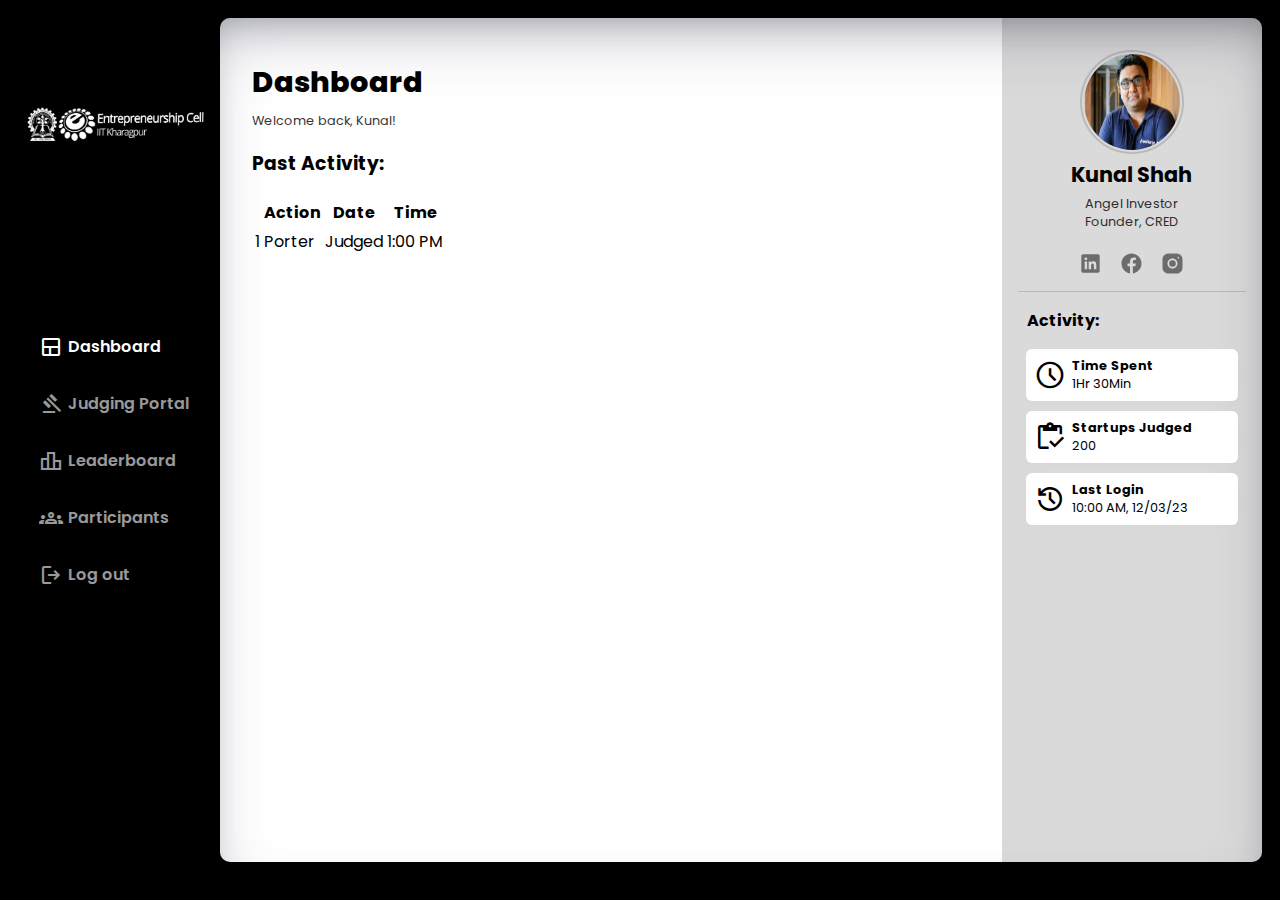
<file: index.html>
<!DOCTYPE html>
<html lang="en">
<head>
    <meta charset="UTF-8">
    <meta http-equiv="X-UA-Compatible" content="IE=edge">
    <meta name="viewport" content="width=device-width, initial-scale=1.0">
    <title>Dashboard</title>
    <link rel="stylesheet" href="./assets/css/style.css">

    <!-- Hint CSS -->
    <link rel="stylesheet" href="./assets/css/hint.base.css" />

    <!-- Google Icons -->
    <link rel="stylesheet" href="https://fonts.googleapis.com/css2?family=Material+Symbols+Outlined:opsz,wght,FILL,GRAD@48,400,0,0" />

</head>
<body>
    <div class="sidebar col-2">
            <div class="top">
                <button id="hamburger" class="hint--right" aria-label="Expand">
                    <span class="material-symbols-outlined">
                        chevron_right
                    </span>
                </button>
                <img id="logo-mobile" src="./assets/images/ecell-logo-mobile.png">
                <img id="logo" src="./assets/images/ecell-logo.png" alt="ECell IIT Kharagpur">
            </div>
            <div class="middle">
                <nav>
                    <ul>
                        <li><a href="" class="active" aria-label="Dashboard">
                            <span class="material-symbols-outlined">team_dashboard</span>
                            <span class="linktxt">Dashboard</span></a></li>
                        <li><a href="" aria-label="Judging Portal">
                            <span class="material-symbols-outlined">
                                gavel
                            </span>
                            <span class="linktxt">Judging Portal</span></a></li>
                        <li><a href="" aria-label="Leaderboard">
                            <span class="material-symbols-outlined">
                                leaderboard
                            </span>
                            <span class="linktxt">Leaderboard</span></a></li>
                        <li><a href="" aria-label="Participants">
                            <span class="material-symbols-outlined">
                                groups
                            </span>
                            <span class="linktxt">Participants</span></a></li>
                        <li><a href="" aria-label="Log out">
                            <span class="material-symbols-outlined">logout</span>
                            <span class="linktxt">Log out</span></a></li>
                    </ul>
                </nav>
            </div>
            <!-- <div class="bottom">

            </div> -->
        </div>
        <div class="main col-10">
            <div class="left col-9">
                <div class="top">
                    <h1>Dashboard</h1>
                    <p>Welcome back, Kunal!</p>
                </div>
                <div class="middle">
                    <div class="pricard">
                        <div class="profile">
                            
                        </div>
                        <div class="activity">

                        </div>
                    </div>
                </div>
                <div class="bottom">
                    <h3>Past Activity:</h3>
                    <table>
                        <tr>
                            <th></th>
                            <th>Action</th>
                            <th>Date</th>
                            <th>Time</th>
                        </tr>
                        <tr>
                            <td>1</td>
                            <td>Porter</td>
                            <td>Judged</td>
                            <td>1:00 PM</td>
                        </tr>
                    </table>
                </div>
            </div>
            <div class="right col-3">
                <div class="profile">
                    <img src="./assets/images/profile.jpeg" id="profile" alt="">
                    <h2>Kunal Shah</h2>
                    <p>Angel Investor<br>Founder, CRED</p>
                    <ul>
                        <li>
                            <a href="">
                                <svg xmlns="http://www.w3.org/2000/svg" x="0px" y="0px" width="25" height="25" viewBox="0 0 30 30">
                                    <path d="M24,4H6C4.895,4,4,4.895,4,6v18c0,1.105,0.895,2,2,2h18c1.105,0,2-0.895,2-2V6C26,4.895,25.105,4,24,4z M10.954,22h-2.95 v-9.492h2.95V22z M9.449,11.151c-0.951,0-1.72-0.771-1.72-1.72c0-0.949,0.77-1.719,1.72-1.719c0.948,0,1.719,0.771,1.719,1.719 C11.168,10.38,10.397,11.151,9.449,11.151z M22.004,22h-2.948v-4.616c0-1.101-0.02-2.517-1.533-2.517 c-1.535,0-1.771,1.199-1.771,2.437V22h-2.948v-9.492h2.83v1.297h0.04c0.394-0.746,1.356-1.533,2.791-1.533 c2.987,0,3.539,1.966,3.539,4.522V22z"></path>
                                </svg>
                            </a>
                        </li>
                        <li>
                            <a href="">
                                <svg xmlns="http://www.w3.org/2000/svg" x="0px" y="0px" width="25" height="25" viewBox="0 0 30 30">
                                    <path d="M15,3C8.373,3,3,8.373,3,15c0,6.016,4.432,10.984,10.206,11.852V18.18h-2.969v-3.154h2.969v-2.099c0-3.475,1.693-5,4.581-5 c1.383,0,2.115,0.103,2.461,0.149v2.753h-1.97c-1.226,0-1.654,1.163-1.654,2.473v1.724h3.593L19.73,18.18h-3.106v8.697 C22.481,26.083,27,21.075,27,15C27,8.373,21.627,3,15,3z"></path>
                                </svg>
                            </a>
                        </li>
                        <li>
                            <svg xmlns="http://www.w3.org/2000/svg" x="0px" y="0px" width="25" height="25" viewBox="0 0 30 30">
                                <path d="M 9.9980469 3 C 6.1390469 3 3 6.1419531 3 10.001953 L 3 20.001953 C 3 23.860953 6.1419531 27 10.001953 27 L 20.001953 27 C 23.860953 27 27 23.858047 27 19.998047 L 27 9.9980469 C 27 6.1390469 23.858047 3 19.998047 3 L 9.9980469 3 z M 22 7 C 22.552 7 23 7.448 23 8 C 23 8.552 22.552 9 22 9 C 21.448 9 21 8.552 21 8 C 21 7.448 21.448 7 22 7 z M 15 9 C 18.309 9 21 11.691 21 15 C 21 18.309 18.309 21 15 21 C 11.691 21 9 18.309 9 15 C 9 11.691 11.691 9 15 9 z M 15 11 A 4 4 0 0 0 11 15 A 4 4 0 0 0 15 19 A 4 4 0 0 0 19 15 A 4 4 0 0 0 15 11 z"></path>
                            </svg>
                        </li>
                    </ul>
                </div>
                <div class="stats">
                    <h4>Activity:</h4>
                    <ul>
                        <li>
                            <span class="material-symbols-outlined">
                                schedule
                            </span>
                            <div>
                                <h5>Time Spent</h5>
                                <p>1Hr 30Min</p>
                            </div>
                        </li>
                        <li>
                            <span class="material-symbols-outlined">
                                inventory
                            </span>
                            <div>
                                <h5>Startups Judged</h5>
                                <p>200</p>
                            </div>
                        </li>
                        <li>
                            <span class="material-symbols-outlined">
                                history
                            </span>
                            <div>
                                <h5>Last Login</h5>
                                <p>10:00 AM, 12/03/23</p>
                            </div>
                        </li>
                    </ul>
                </div>
            </div>
        </div>
</body>
<script src="./assets/js/hamburger.js"></script>
<script src="./assets/js/mobileprofile.js"></script>
</html>
</file>
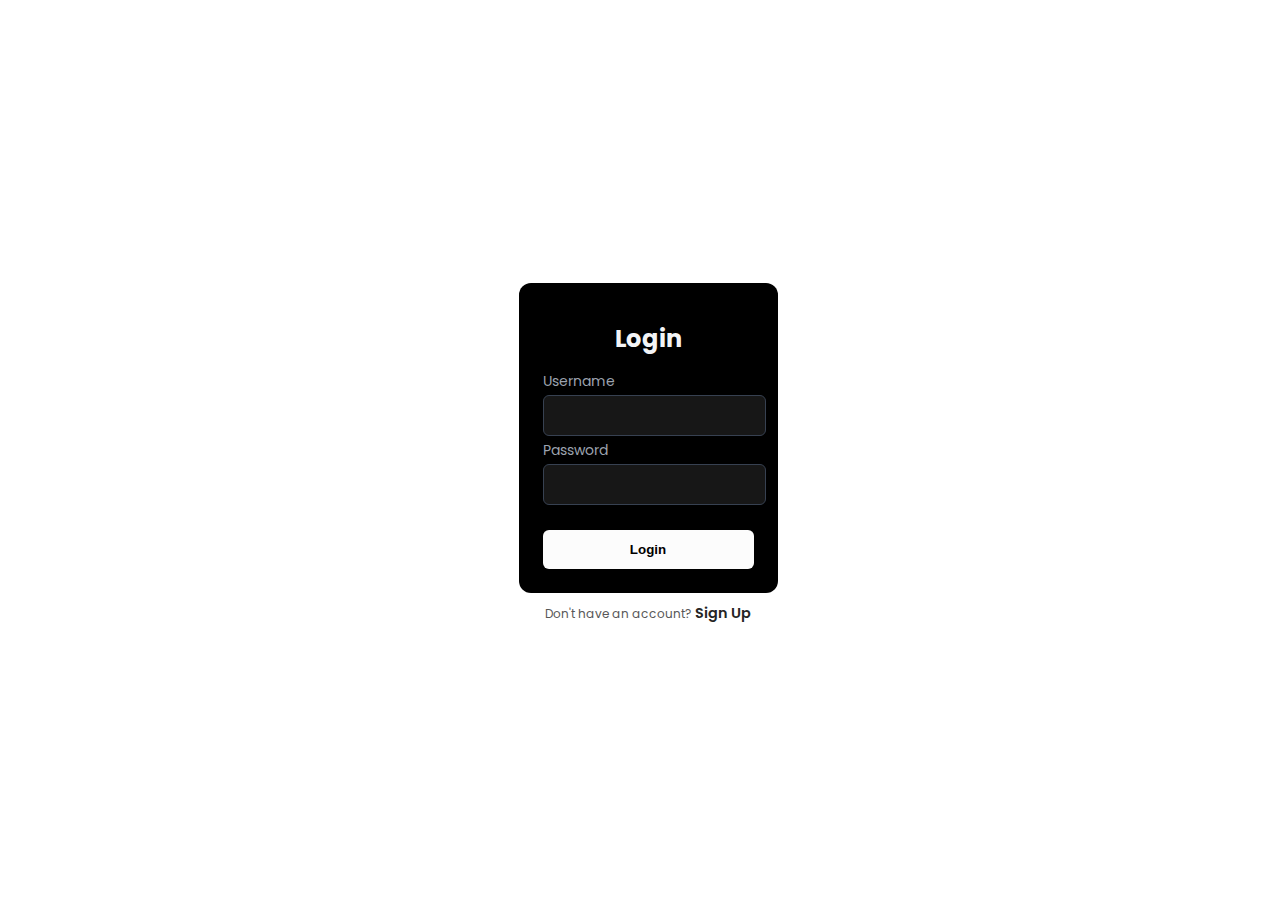
<file: login.html>
<!DOCTYPE html>
<html lang="en">
<head>
    <meta charset="UTF-8">
    <meta http-equiv="X-UA-Compatible" content="IE=edge">
    <meta name="viewport" content="width=device-width, initial-scale=1.0">
    <title>Empresario</title>

    <link rel="stylesheet" href="./assets/css/login.css">
    
</head>
<body>
    <div class="container">
            <div class="form-container col-9">
                <p class="title">Login</p>
                <form class="form" action="" method="post">
                    <div class="input-group">
                        <label for="username">Username</label>
                        <input type="text" name="username" id="username" placeholder="">
                    </div>
                    <div class="input-group">
                        <label for="password">Password</label>
                        <input type="password" name="password" id="password" placeholder="">
                    </div>
                    <br>
                    <button class="sign" type="submit">Login</button>
                </form>
            </div>
            <p class="signin">Don't have an account?
                <a rel="noopener noreferrer" href="#" class="">Sign Up</a>
            </p>
    </div>
</body>
</html>
</file>
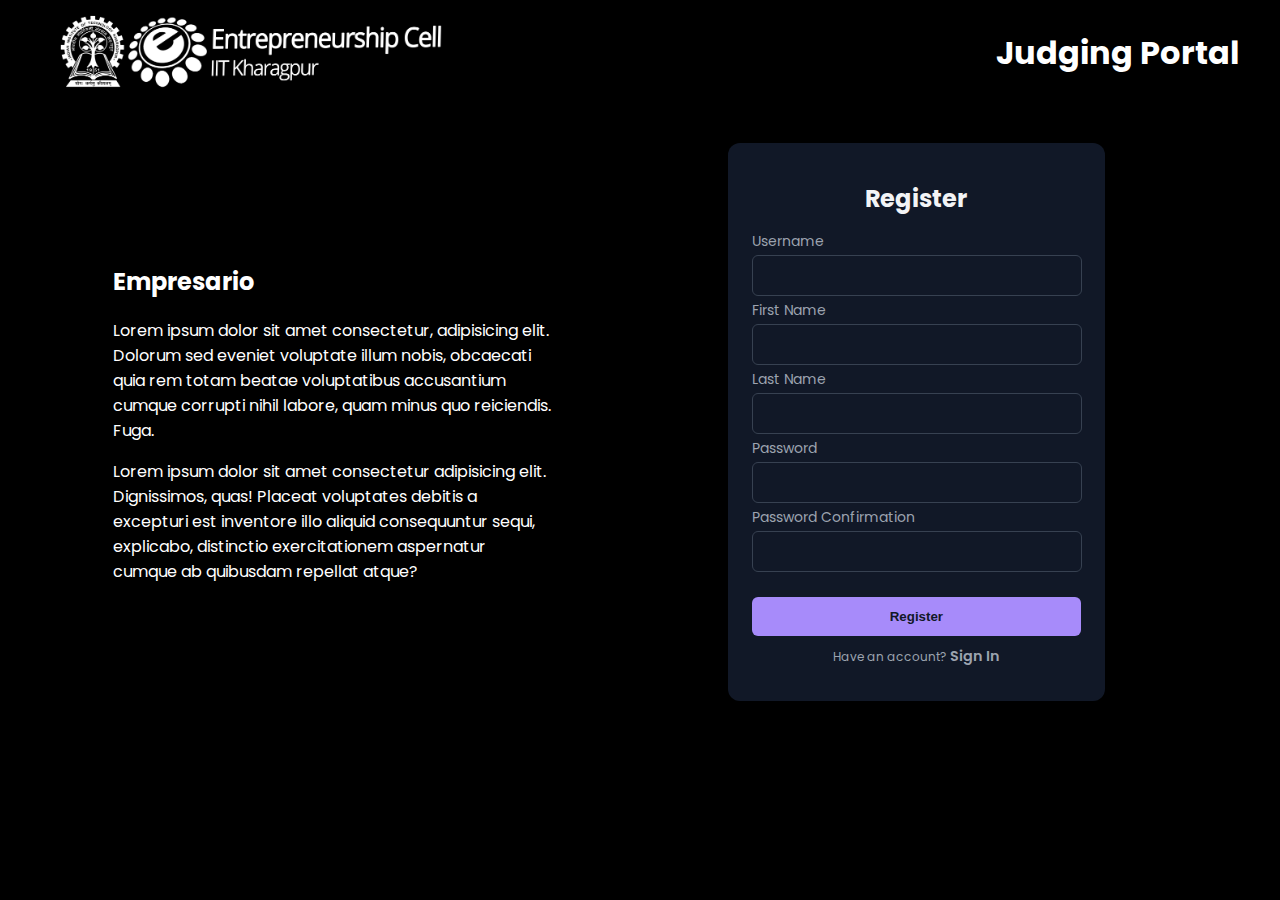
<file: main.html>
<!DOCTYPE html>
<html lang="en">
<head>
    <meta charset="UTF-8">
    <meta http-equiv="X-UA-Compatible" content="IE=edge">
    <meta name="viewport" content="width=device-width, initial-scale=1.0">
    <title>Empresario</title>

    <link rel="stylesheet" href="./assets/css/main.css">
</head>
<body>
    <div class="top col-12">
        <img id="logo" src="./assets/images/ecell-logo.png" alt="ECell IIT Kharagpur">
        <h1>Judging Portal</h1>
    </div>
    <div class="middle col-10">
        <div class="left col-5">
            <div class="info">
                <h2>Empresario</h2>
                <p>Lorem ipsum dolor sit amet consectetur, adipisicing elit. Dolorum sed eveniet voluptate illum nobis, obcaecati quia rem totam beatae voluptatibus accusantium cumque corrupti nihil labore, quam minus quo reiciendis. Fuga.</p>
                <p>Lorem ipsum dolor sit amet consectetur adipisicing elit. Dignissimos, quas! Placeat voluptates debitis a excepturi est inventore illo aliquid consequuntur sequi, explicabo, distinctio exercitationem aspernatur cumque ab quibusdam repellat atque?</p>
            </div>
        </div>
        <div class="right col-5">
            <div class="form-container col-9">
                <p class="title">Register</p>
                <form class="form">
                    <div class="input-group">
                        <label for="username">Username</label>
                        <input type="text" name="username" id="username" placeholder="">
                    </div>
                    <div class="input-group">
                        <label for="firstname">First Name</label>
                        <input type="text" name="firstname" id="firstname" placeholder="">
                    </div>
                    <div class="input-group">
                        <label for="lastname">Last Name</label>
                        <input type="text" name="lastname" id="lastname" placeholder="">
                    </div>
                    <div class="input-group">
                        <label for="password">Password</label>
                        <input type="password" name="password" id="password" placeholder="">
                    </div>
                    <div class="input-group">
                        <label for="passwordconf">Password Confirmation</label>
                        <input type="password" name="passwordconf" id="passwordconf" placeholder="">
                    </div>
                    <br>
                    <button class="sign" type="submit">Register</button>
                </form>
                <p class="signin">Have an account?
                    <a rel="noopener noreferrer" href="#" class="">Sign In</a>
                </p>
            </div>
        </div>
    </div>
    <!-- <div class="bottom">

    </div> -->
</body>
</html>
</file>
<file: assets/css/style.css>
@import url('https://fonts.googleapis.com/css2?family=Poppins&display=swap');

*{
    box-sizing: border-box;
    --primaryColor: #fff;
    --secondaryColor: #000;
}

::-webkit-scrollbar{
    display: none;
}

body{
    display: flex;
    flex-direction: row;
    flex-wrap: nowrap;
    font-family: 'Poppins', sans-serif;
    background-color: var(--secondaryColor);
    overflow-x: hidden;
    padding: 10px;
    height: 96vh;
}

.col-1 {width: 8.33%;}
.col-2 {width: 16.66%;}
.col-3 {width: 25%;}
.col-4 {width: 33.33%;}
.col-5 {width: 41.66%;}
.col-6 {width: 50%;}
.col-7 {width: 58.33%;}
.col-8 {width: 66.66%;}
.col-9 {width: 75%;}
.col-10 {width: 83.33%;}
.col-11 {width: 91.66%;}
.col-12 {width: 100%;}

[class*="col-"] {
    float: left;
}

ul{
    padding: 0;
    list-style: none;
}

ul li{
    padding: 0;
}

.sidebar{
    display: flex;
    flex-direction: column;
    justify-content: center;
    align-items: center;
    padding-right: 10px;
    min-width: fit-content;
    max-width: max-content;
}

.sidebar .top{
    width: 100%;
    display: flex;
    flex-direction: column;
    justify-content: center;
    align-items: center;
    height: fit-content;
    gap: 2rem;
}

.sidebar .top #logo{
    width: 12rem;
    min-width: 9rem;
}

.sidebar .top #logo-mobile{
    width: 2rem;
}

.sidebar .top #logo-mobile{
    display: none;
}

.sidebar .top #hamburger{
    display: none;
}

.sidebar .middle{
    width: 100%;
    height: 70vh;
    display: flex;
    flex-direction: column;
    justify-content: center;
    align-items: center;
}

nav ul{
    margin: 0;
    padding: 0;
    list-style: none;
    display: flex;
    flex-direction: column;
    gap: 2rem;
}

nav ul li{
    margin: 0;
    padding: 0;
}

nav ul li a{
    font-size: 1rem;
    font-weight: 600;
    color: var(--primaryColor);
    text-decoration: none;
    opacity: 0.6;
    display: flex;
    flex-wrap: nowrap;
    justify-content: flex-start;
    align-items: center;
    gap: 5px;
    transition: all 0.08s ease;
}

nav ul li a:hover, .active{
    opacity: 1;
}

.main{
    display: flex;
    padding: 0;
    background-color: var(--primaryColor);
    border-radius: 10px;
    box-shadow: rgba(50, 50, 93, 0.25) 0px 30px 60px -12px inset, rgba(0, 0, 0, 0.3) 0px 18px 36px -18px inset;
    overflow-y: overlay;
    width: 100%;
}

.main .left{
    overflow-x: hidden;
    padding: 1.5rem 2rem;
}

.main .top{
    display: flex;
    flex-direction: column;
}

.main .top h1{
    margin-bottom: 0.5rem;
    font-size: 1.8rem;
    font-weight: 800;
}

.main .top p{
    margin: 0;
    font-size: 0.8rem;
    opacity: 0.8;
}

.main .right{
    padding: 2rem 1rem;
    background-color: #00000025;
    overflow-x: hidden;
    min-width: fit-content;
}

.main .right .profile{
    display: flex;
    flex-direction: column;
    justify-content: center;
    align-items: center;
}

.profile{
    border-bottom: 1px solid #00000025;
    text-align: center;
}

.profile #profile{
    width: 6.5rem;
    height: 6.5rem;
    border-radius: 100%;
    /* filter: grayscale(1); */
    padding: 2px;
    border: 2px solid #00000025;
}

.profile h2{
    margin: 0.3rem 0;
    padding: 0;
    font-size: 1.3rem;
}

.profile p{
    margin-top: 0;
    padding: 0;
    opacity: 0.8;
    font-size: 0.8rem;
}

.profile ul{
    margin: 0.5rem 0;
    padding: 0;
    list-style: none;
    display: flex;
    flex-direction: row;
    justify-content: space-evenly;
    align-items: center;
    gap: 1rem;
    flex-wrap: nowrap;
}

.profile ul li{
    padding: 0;
    margin: 0;
    opacity: 0.5;
}

.profile ul li:hover{
    opacity: 1;
}

.stats{
    padding: 0.5rem 0.5rem;
}

.stats h4{
    margin: 0.5rem 0.1rem;
}

.stats ul{
    display: flex;
    flex-direction: column;
    align-items: center;
    justify-content: space-evenly;
    gap: 0.6rem;
}

.stats ul li{
    display: flex;
    flex-direction: row;
    gap: 0.4rem;
    flex-wrap: nowrap;
    align-items: center;
    justify-content: flex-start;
    background-color: #fff;
    border-radius: 6px;
    padding: 0.5rem;
    width: 100%;
    min-width: 7rem;
    box-shadow: rgba(0, 0, 0, 0.01) 0px 4px 12px;
    transition: all 0.08s ease;
}

.stats ul li:hover{
    transform: scale(0.98);
}

.stats ul li span{
    font-size: 2rem;
}

.stats ul li div{
    margin: 0;
    padding: 0;
    display: flex;
    flex-direction: column;
}

.stats ul li div h5{
    font-size: 0.8rem;
    margin: 0;
    padding: 0;
}

.stats ul li div p{
    margin: 0;
    padding: 0;
    font-size: 0.8rem;
}

.pricard{
    display: none;
}

@media (max-width: 900px) {
    body{
        padding: 10px 0;
        overflow: hidden;
        height: 96svh;
    }
    .sidebar{
        width: fit-content;
    }
    .sidebar .top #logo{
        display: none;
        width: 2.2rem;
    }
    .sidebar .top #logo-mobile{
        display: block;
        width: 2rem;
    }
    .sidebar .top #hamburger{
        display: block;
        color: var(--secondaryColor);
        box-shadow: none;
        border: none;
        border-radius: 100px;
        padding: 0 0.2rem;
        cursor: pointer;
    }
    nav ul li .linktxt{
        display: none;
    }
    .main{
        width: 100%;
    }
}

@media (max-width: 700px){
    .main .right{
        display: none;
    }
    .main .left{
        width: 100%;
        min-width: 280px;
        padding: 1.5rem;
    }
    .pricard{
        display: flex;
        flex-direction: row;
        justify-content: space-evenly;
        align-items: center;
        flex-wrap: wrap;
        background-color: #00000025;
        padding: 1rem;
        border-radius: 10px;
        margin: 1rem 0;
    }
    .pricard .profile{
        display: flex;
        flex-direction: column;
        justify-content: center;
        align-items: center;
        text-align: center;
        border: none;
        border-right: 1px solid #00000025;
        padding-right: 2rem;
    }
    
    .pricard .profile #profile{
        width: 6.5rem;
        height: 6.5rem;
        border-radius: 100%;
        padding: 2px;
        border: 2px solid #00000025;
    }
    
    .pricard .profile h2{
        margin: 0.3rem 0;
        padding: 0;
        font-size: 1.3rem;
    }
    
    .pricard .profile p{
        margin-top: 0;
        padding: 0;
        opacity: 0.8;
        font-size: 0.8rem;
    }
    
    .pricard .profile ul{
        margin: 0.5rem 0;
        padding: 0;
        list-style: none;
        display: flex;
        flex-direction: row;
        justify-content: space-evenly;
        align-items: center;
        gap: 1rem;
        flex-wrap: nowrap;
    }
    
    .pricard .profile ul li{
        padding: 0;
        margin: 0;
        opacity: 0.5;
    }
    
    .pricard .profile ul li:hover{
        opacity: 1;
    }

    .pricard .activity{
        padding: 0.5rem 0rem;
    }

    .pricard .activity h4{
        margin: 0.5rem 0.1rem;
    }

    .pricard .activity ul{
        display: flex;
        flex-direction: column;
        align-items: center;
        justify-content: space-evenly;
        gap: 0.6rem;
    }

    .pricard .activity ul li{
        display: flex;
        flex-direction: row;
        gap: 0.4rem;
        flex-wrap: nowrap;
        align-items: center;
        justify-content: flex-start;
        background-color: #fff;
        border-radius: 6px;
        padding: 0.5rem;
        width: 100%;
        min-width: 7rem;
        box-shadow: rgba(0, 0, 0, 0.01) 0px 4px 12px;
        transition: all 0.08s ease;
    }

    .pricard .activity ul li:hover{
        transform: scale(0.98);
    }

    .pricard .activity ul li span{
        font-size: 2rem;
    }

    .pricard .activity ul li div{
        margin: 0;
        padding: 0;
        display: flex;
        flex-direction: column;
    }

    .pricard .activity ul li div h5{
        font-size: 0.8rem;
        margin: 0;
        padding: 0;
    }

    .pricard .activity ul li div p{
        margin: 0;
        padding: 0;
        font-size: 0.8rem;
    }
}

@media (max-width: 500px) {
    .pricard{
        display: flex;
        flex-direction: column;
        justify-content: center;
        align-items: center;
        margin: 2rem 0;
    }

    .pricard .profile{
        padding: 0.5rem;
        padding-bottom: 0.5rem;
        border: none;
        border-bottom: 1px solid #00000025;
    }
}
</file>
<file: assets/css/hint.base.css>
/*! Hint.css (base version) - v2.7.0 - 2021-10-01
* https://kushagra.dev/lab/hint/
* Copyright (c) 2021 Kushagra Gour */

/*-------------------------------------*\
	HINT.css - A CSS tooltip library
\*-------------------------------------*/
/**
 * HINT.css is a tooltip library made in pure CSS.
 *
 * Source: https://github.com/chinchang/hint.css
 * Demo: http://kushagragour.in/lab/hint/
 *
 */
/**
 * source: hint-core.scss
 *
 * Defines the basic styling for the tooltip.
 * Each tooltip is made of 2 parts:
 * 	1) body (:after)
 * 	2) arrow (:before)
 *
 * Classes added:
 * 	1) hint
 */
[class*="hint--"] {
  position: relative;
  /* display: inline-block; */
  /**
	 * tooltip arrow
	 */
  /**
	 * tooltip body
	 */ }
  [class*="hint--"]:before, [class*="hint--"]:after {
    position: absolute;
    -webkit-transform: translate3d(0, 0, 0);
    -moz-transform: translate3d(0, 0, 0);
    transform: translate3d(0, 0, 0);
    visibility: hidden;
    opacity: 0;
    z-index: 1000000;
    pointer-events: none;
    -webkit-transition: 0.3s ease;
    -moz-transition: 0.3s ease;
    transition: 0.3s ease;
    -webkit-transition-delay: 0ms;
    -moz-transition-delay: 0ms;
    transition-delay: 0ms; }
  [class*="hint--"]:hover:before, [class*="hint--"]:hover:after {
    visibility: visible;
    opacity: 1; }
  [class*="hint--"]:hover:before, [class*="hint--"]:hover:after {
    -webkit-transition-delay: 100ms;
    -moz-transition-delay: 100ms;
    transition-delay: 100ms; }
  [class*="hint--"]:before {
    content: '';
    position: absolute;
    background: transparent;
    border: 6px solid transparent;
    z-index: 1000001; }
  [class*="hint--"]:after {
    background: #383838;
    color: white;
    padding: 8px 10px;
    font-size: 12px;
    font-family: "Helvetica Neue", Helvetica, Arial, sans-serif;
    line-height: 12px;
    white-space: nowrap; }
  [class*="hint--"][aria-label]:after {
    content: attr(aria-label); }
  [class*="hint--"][data-hint]:after {
    content: attr(data-hint); }

[aria-label='']:before, [aria-label='']:after,
[data-hint='']:before,
[data-hint='']:after {
  display: none !important; }

/**
 * source: hint-position.scss
 *
 * Defines the positoning logic for the tooltips.
 *
 * Classes added:
 * 	1) hint--top
 * 	2) hint--bottom
 * 	3) hint--left
 * 	4) hint--right
 */
/**
 * set default color for tooltip arrows
 */
.hint--top-left:before {
  border-top-color: #383838; }

.hint--top-right:before {
  border-top-color: #383838; }

.hint--top:before {
  border-top-color: #383838; }

.hint--bottom-left:before {
  border-bottom-color: #383838; }

.hint--bottom-right:before {
  border-bottom-color: #383838; }

.hint--bottom:before {
  border-bottom-color: #383838; }

.hint--left:before {
  border-left-color: #383838; }

.hint--right:before {
  border-right-color: #383838; }

/**
 * top tooltip
 */
.hint--top:before {
  margin-bottom: -11px; }

.hint--top:before, .hint--top:after {
  bottom: 100%;
  left: 50%; }

.hint--top:before {
  left: calc(50% - 6px); }

.hint--top:after {
  -webkit-transform: translateX(-50%);
  -moz-transform: translateX(-50%);
  transform: translateX(-50%); }

.hint--top:hover:before {
  -webkit-transform: translateY(-8px);
  -moz-transform: translateY(-8px);
  transform: translateY(-8px); }

.hint--top:hover:after {
  -webkit-transform: translateX(-50%) translateY(-8px);
  -moz-transform: translateX(-50%) translateY(-8px);
  transform: translateX(-50%) translateY(-8px); }

/**
 * bottom tooltip
 */
.hint--bottom:before {
  margin-top: -11px; }

.hint--bottom:before, .hint--bottom:after {
  top: 100%;
  left: 50%; }

.hint--bottom:before {
  left: calc(50% - 6px); }

.hint--bottom:after {
  -webkit-transform: translateX(-50%);
  -moz-transform: translateX(-50%);
  transform: translateX(-50%); }

.hint--bottom:hover:before {
  -webkit-transform: translateY(8px);
  -moz-transform: translateY(8px);
  transform: translateY(8px); }

.hint--bottom:hover:after {
  -webkit-transform: translateX(-50%) translateY(8px);
  -moz-transform: translateX(-50%) translateY(8px);
  transform: translateX(-50%) translateY(8px); }

/**
 * right tooltip
 */
.hint--right:before {
  margin-left: -11px;
  margin-bottom: -6px; }

.hint--right:after {
  margin-bottom: -14px; }

.hint--right:before, .hint--right:after {
  left: 100%;
  bottom: 50%; }

.hint--right:hover:before {
  -webkit-transform: translateX(8px);
  -moz-transform: translateX(8px);
  transform: translateX(8px); }

.hint--right:hover:after {
  -webkit-transform: translateX(8px);
  -moz-transform: translateX(8px);
  transform: translateX(8px); }

/**
 * left tooltip
 */
.hint--left:before {
  margin-right: -11px;
  margin-bottom: -6px; }

.hint--left:after {
  margin-bottom: -14px; }

.hint--left:before, .hint--left:after {
  right: 100%;
  bottom: 50%; }

.hint--left:hover:before {
  -webkit-transform: translateX(-8px);
  -moz-transform: translateX(-8px);
  transform: translateX(-8px); }

.hint--left:hover:after {
  -webkit-transform: translateX(-8px);
  -moz-transform: translateX(-8px);
  transform: translateX(-8px); }

/**
 * top-left tooltip
 */
.hint--top-left:before {
  margin-bottom: -11px; }

.hint--top-left:before, .hint--top-left:after {
  bottom: 100%;
  left: 50%; }

.hint--top-left:before {
  left: calc(50% - 6px); }

.hint--top-left:after {
  -webkit-transform: translateX(-100%);
  -moz-transform: translateX(-100%);
  transform: translateX(-100%); }

.hint--top-left:after {
  margin-left: 12px; }

.hint--top-left:hover:before {
  -webkit-transform: translateY(-8px);
  -moz-transform: translateY(-8px);
  transform: translateY(-8px); }

.hint--top-left:hover:after {
  -webkit-transform: translateX(-100%) translateY(-8px);
  -moz-transform: translateX(-100%) translateY(-8px);
  transform: translateX(-100%) translateY(-8px); }

/**
 * top-right tooltip
 */
.hint--top-right:before {
  margin-bottom: -11px; }

.hint--top-right:before, .hint--top-right:after {
  bottom: 100%;
  left: 50%; }

.hint--top-right:before {
  left: calc(50% - 6px); }

.hint--top-right:after {
  -webkit-transform: translateX(0);
  -moz-transform: translateX(0);
  transform: translateX(0); }

.hint--top-right:after {
  margin-left: -12px; }

.hint--top-right:hover:before {
  -webkit-transform: translateY(-8px);
  -moz-transform: translateY(-8px);
  transform: translateY(-8px); }

.hint--top-right:hover:after {
  -webkit-transform: translateY(-8px);
  -moz-transform: translateY(-8px);
  transform: translateY(-8px); }

/**
 * bottom-left tooltip
 */
.hint--bottom-left:before {
  margin-top: -11px; }

.hint--bottom-left:before, .hint--bottom-left:after {
  top: 100%;
  left: 50%; }

.hint--bottom-left:before {
  left: calc(50% - 6px); }

.hint--bottom-left:after {
  -webkit-transform: translateX(-100%);
  -moz-transform: translateX(-100%);
  transform: translateX(-100%); }

.hint--bottom-left:after {
  margin-left: 12px; }

.hint--bottom-left:hover:before {
  -webkit-transform: translateY(8px);
  -moz-transform: translateY(8px);
  transform: translateY(8px); }

.hint--bottom-left:hover:after {
  -webkit-transform: translateX(-100%) translateY(8px);
  -moz-transform: translateX(-100%) translateY(8px);
  transform: translateX(-100%) translateY(8px); }

/**
 * bottom-right tooltip
 */
.hint--bottom-right:before {
  margin-top: -11px; }

.hint--bottom-right:before, .hint--bottom-right:after {
  top: 100%;
  left: 50%; }

.hint--bottom-right:before {
  left: calc(50% - 6px); }

.hint--bottom-right:after {
  -webkit-transform: translateX(0);
  -moz-transform: translateX(0);
  transform: translateX(0); }

.hint--bottom-right:after {
  margin-left: -12px; }

.hint--bottom-right:hover:before {
  -webkit-transform: translateY(8px);
  -moz-transform: translateY(8px);
  transform: translateY(8px); }

.hint--bottom-right:hover:after {
  -webkit-transform: translateY(8px);
  -moz-transform: translateY(8px);
  transform: translateY(8px); }

/**
 * source: hint-sizes.scss
 *
 * Defines width restricted tooltips that can span
 * across multiple lines.
 *
 * Classes added:
 * 	1) hint--small
 * 	2) hint--medium
 * 	3) hint--large
 *
 */
.hint--small:after,
.hint--medium:after,
.hint--large:after {
  white-space: normal;
  line-height: 1.4em;
  word-wrap: break-word; }

.hint--small:after {
  width: 80px; }

.hint--medium:after {
  width: 150px; }

.hint--large:after {
  width: 300px; }

/**
 * source: hint-always.scss
 *
 * Defines a persisted tooltip which shows always.
 *
 * Classes added:
 * 	1) hint--always
 *
 */
.hint--always:after, .hint--always:before {
  opacity: 1;
  visibility: visible; }

.hint--always.hint--top:before {
  -webkit-transform: translateY(-8px);
  -moz-transform: translateY(-8px);
  transform: translateY(-8px); }

.hint--always.hint--top:after {
  -webkit-transform: translateX(-50%) translateY(-8px);
  -moz-transform: translateX(-50%) translateY(-8px);
  transform: translateX(-50%) translateY(-8px); }

.hint--always.hint--top-left:before {
  -webkit-transform: translateY(-8px);
  -moz-transform: translateY(-8px);
  transform: translateY(-8px); }

.hint--always.hint--top-left:after {
  -webkit-transform: translateX(-100%) translateY(-8px);
  -moz-transform: translateX(-100%) translateY(-8px);
  transform: translateX(-100%) translateY(-8px); }

.hint--always.hint--top-right:before {
  -webkit-transform: translateY(-8px);
  -moz-transform: translateY(-8px);
  transform: translateY(-8px); }

.hint--always.hint--top-right:after {
  -webkit-transform: translateY(-8px);
  -moz-transform: translateY(-8px);
  transform: translateY(-8px); }

.hint--always.hint--bottom:before {
  -webkit-transform: translateY(8px);
  -moz-transform: translateY(8px);
  transform: translateY(8px); }

.hint--always.hint--bottom:after {
  -webkit-transform: translateX(-50%) translateY(8px);
  -moz-transform: translateX(-50%) translateY(8px);
  transform: translateX(-50%) translateY(8px); }

.hint--always.hint--bottom-left:before {
  -webkit-transform: translateY(8px);
  -moz-transform: translateY(8px);
  transform: translateY(8px); }

.hint--always.hint--bottom-left:after {
  -webkit-transform: translateX(-100%) translateY(8px);
  -moz-transform: translateX(-100%) translateY(8px);
  transform: translateX(-100%) translateY(8px); }

.hint--always.hint--bottom-right:before {
  -webkit-transform: translateY(8px);
  -moz-transform: translateY(8px);
  transform: translateY(8px); }

.hint--always.hint--bottom-right:after {
  -webkit-transform: translateY(8px);
  -moz-transform: translateY(8px);
  transform: translateY(8px); }

.hint--always.hint--left:before {
  -webkit-transform: translateX(-8px);
  -moz-transform: translateX(-8px);
  transform: translateX(-8px); }

.hint--always.hint--left:after {
  -webkit-transform: translateX(-8px);
  -moz-transform: translateX(-8px);
  transform: translateX(-8px); }

.hint--always.hint--right:before {
  -webkit-transform: translateX(8px);
  -moz-transform: translateX(8px);
  transform: translateX(8px); }

.hint--always.hint--right:after {
  -webkit-transform: translateX(8px);
  -moz-transform: translateX(8px);
  transform: translateX(8px); }
</file>
<file: assets/css/login.css>
@import url('https://fonts.googleapis.com/css2?family=Poppins&display=swap');

::-webkit-scrollbar{
    display: none;
}

.container{
    display: flex;
    flex-direction: column;
    justify-content: center;
    align-items: center;
    height: 100vh;
    width: 100vw;
    overflow: hidden;
    font-family: 'Poppins', sans-serif;
    color: black;
}

.form-container {
    border-radius: 0.75rem;
    background-color: black;
    padding: 1.5rem;
    color: rgba(243, 244, 246, 1);
}
  
.title {
    text-align: center;
    font-size: 1.5rem;
    line-height: 1rem;
    font-weight: 700;
}
  
.form {
    margin-top: 1.5rem;
}
  
  .input-group {
    margin-top: 0.25rem;
    font-size: 0.875rem;
    line-height: 1.25rem;
  }
  
  .input-group label {
    display: block;
    color: rgba(156, 163, 175, 1);
    margin-bottom: 4px;
  }
  
  .input-group input {
    width: 90%;
    border-radius: 0.375rem;
    border: 1px solid rgba(55, 65, 81, 1);
    outline: 0;
    background-color: #171717;
    padding: 0.75rem 1rem;
    color: rgba(243, 244, 246, 1);
  }
  
  .input-group input:focus {
    border-color: #fcfcfc;
  }
  
  .sign {
    display: block;
    width: 100%;
    background-color: #fcfcfc;
    padding: 0.75rem;
    text-align: center;
    color: black;
    border: none;
    border-radius: 0.375rem;
    font-weight: 600;
    cursor: pointer;
  }

  .sign:hover{
    background-color: #383838;
    color: white;
  }

  .signin {
    text-align: center;
    font-size: 0.75rem;
    line-height: 1rem;
    color: rgb(87, 87, 87);
  }

  .signin a{
    color: rgb(37, 37, 37);
    font-weight: 600;
    text-decoration: none;
    font-size: 0.9rem;
  }
</file>
<file: assets/css/main.css>
@import url('https://fonts.googleapis.com/css2?family=Poppins&display=swap');

::-webkit-scrollbar{
    display: none;
}

body{
    height: 97svh;
    background-color: black;
    overflow-x: hidden;
    display: flex;
    flex-direction: column;
    justify-content: flex-start;
    gap: 5vh;
    align-items: center;
    font-family: 'Poppins', sans-serif;
    color: white;
}

.col-1 {width: 8.33%;}
.col-2 {width: 16.66%;}
.col-3 {width: 25%;}
.col-4 {width: 33.33%;}
.col-5 {width: 41.66%;}
.col-6 {width: 50%;}
.col-7 {width: 58.33%;}
.col-8 {width: 66.66%;}
.col-9 {width: 75%;}
.col-10 {width: 83.33%;}
.col-11 {width: 91.66%;}
.col-12 {width: 100%;}

[class*="col-"] {
    float: left;
}

.top{
    display: flex;
    flex-direction: row;
    justify-content: space-between;
    align-items: center;
}

.top #logo{
    height: 10vh;
    margin: 0 2rem;
}

.top h1{
    margin: 0 2rem;
}

.middle{
    display: flex;
    flex-direction: row;
    justify-content: space-between;
    align-items: flex-start;
}

.middle .left{
    display: flex;
    justify-content: center;
    align-items: center;
    height: 100%;
}

.form-container {
    border-radius: 0.75rem;
    background-color: rgba(17, 24, 39, 1);
    padding: 1.5rem;
    color: rgba(243, 244, 246, 1);
}
  
.title {
    text-align: center;
    font-size: 1.5rem;
    line-height: 1rem;
    font-weight: 700;
}
  
.form {
    margin-top: 1.5rem;
}
  
  .input-group {
    margin-top: 0.25rem;
    font-size: 0.875rem;
    line-height: 1.25rem;
  }
  
  .input-group label {
    display: block;
    color: rgba(156, 163, 175, 1);
    margin-bottom: 4px;
  }
  
  .input-group input {
    width: 90%;
    border-radius: 0.375rem;
    border: 1px solid rgba(55, 65, 81, 1);
    outline: 0;
    background-color: rgba(17, 24, 39, 1);
    padding: 0.75rem 1rem;
    color: rgba(243, 244, 246, 1);
  }
  
  .input-group input:focus {
    border-color: rgba(167, 139, 250);
  }
  
  .sign {
    display: block;
    width: 100%;
    background-color: rgba(167, 139, 250, 1);
    padding: 0.75rem;
    text-align: center;
    color: rgba(17, 24, 39, 1);
    border: none;
    border-radius: 0.375rem;
    font-weight: 600;
    cursor: pointer;
  }
    
  .signin {
    text-align: center;
    font-size: 0.75rem;
    line-height: 1rem;
    color: rgba(156, 163, 175, 1);
  }

  .signin a{
    color: rgba(156, 163, 175, 1);
    font-weight: 600;
    text-decoration: none;
    font-size: 0.9rem;
  }
</file>
